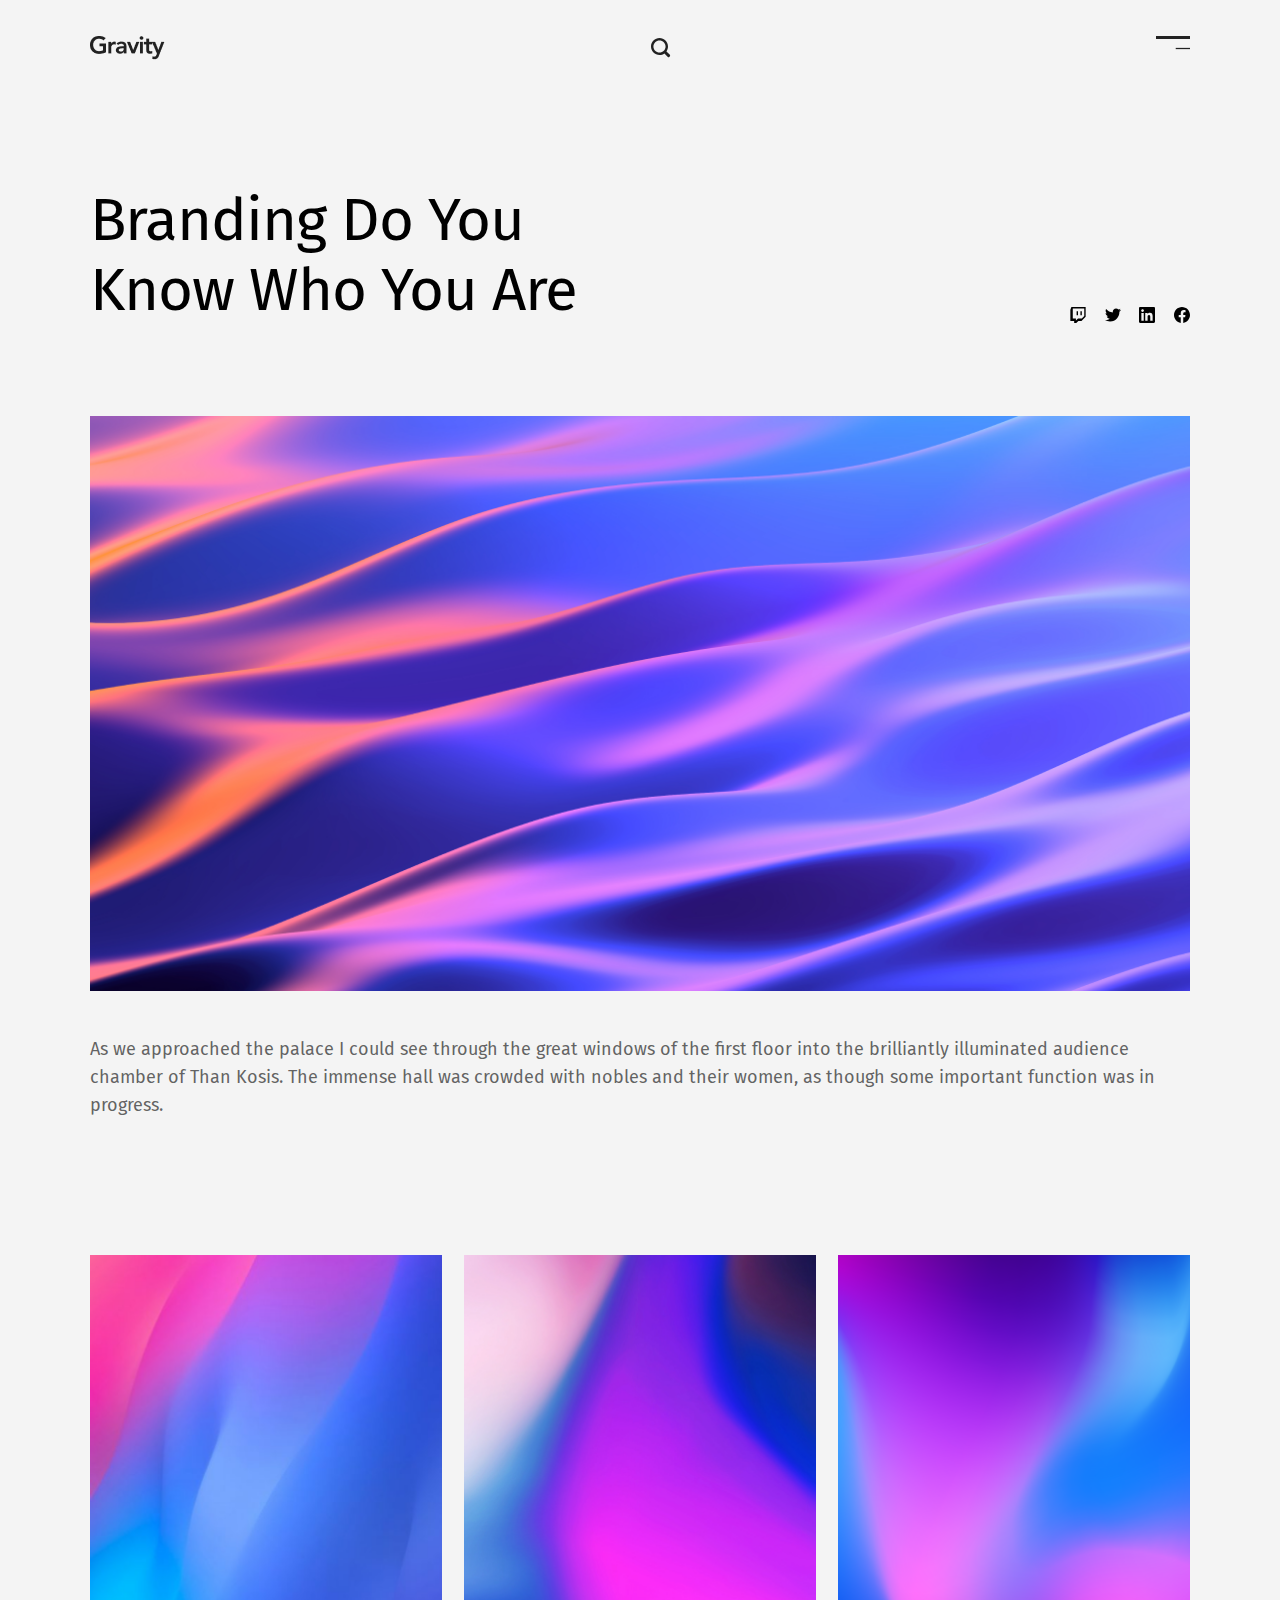
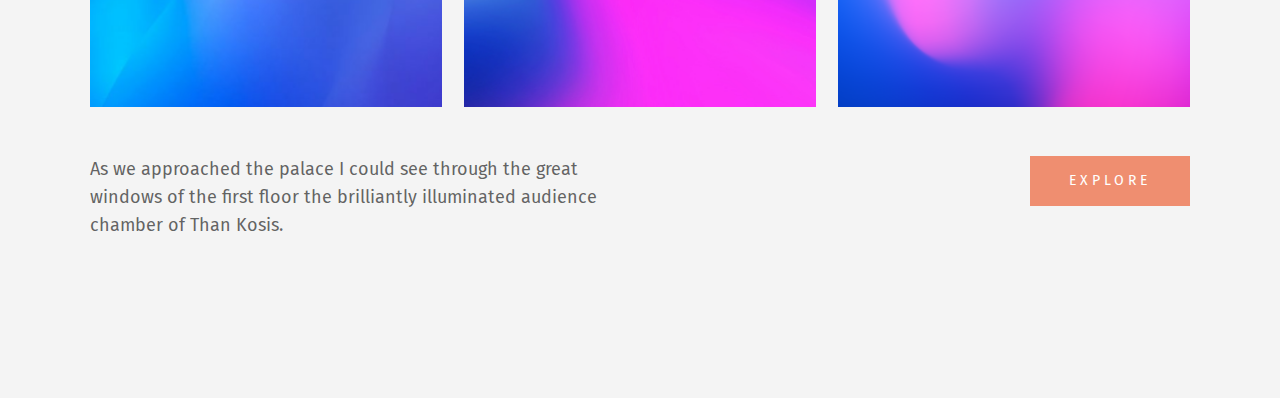
<file: work-details.html>
<!DOCTYPE html>
<html lang="en">
	<head>
		<meta charset="utf-8" />
		<meta name="viewport" content="width=device-width, initial-scale=1.0" />
		<meta http-equiv="X-UA-Compatible" content="ie=edge" />

		<title>Gravity - Work Details</title>

		<link href="https://fonts.googleapis.com/css?family=Fira+Sans:400,500,600,700&display=swap" rel="stylesheet">
		
		<link rel="stylesheet" href="css/reset.css">
		<link rel="stylesheet" href="css/function.css">
		<link rel="stylesheet" href="css/base.css">
		<link rel="stylesheet" href="css/header.css">
		<link rel="stylesheet" href="css/featured.css">
		<link rel="stylesheet" href="css/explore.css">
	</head>
	<body>
		<header class="header container">
			<img src="img/logo.png" alt="Logo da Gravity">
			<img src="img/share-icon.svg" alt="Icone de busca">
			<a class="menu" href="">
				<span class="content">Menu</span>
			</a>	
		</header>
		<section class="featured container">
			<h1 class="title">Branding Do You Know Who You Are</h1>
			<ul class="social">
				<li class="item">
					<a href="https://twitch.tv/kratozcs" target="_blank" rel="noopener noreferrer" 
					class="action"><img src="img/twitch.svg" alt="Icone twitch" class="icon">
					</a>
				</li>
				<li class="item">
					<a href="https://twitter.com/rasosilva" 
					   target="_blank"
					   rel="noopener noreferrer" 
					   class="action">
					   <img src="img/twitter.svg" alt="Icone twitter" class="icon">
					</a>
				</li>
				<li class="item">
					<a href="https://www.linkedin.com/in/rafael-souza-da-silva-b93836123/" 
					   target="_blank" 
					   rel="noopener noreferrer" 
					   class="action">
					   <img src="img/linkedin.svg" alt="Icone LinkedIn" class="icon">
					</a>
				</li>
				<li class="item">
					<a href="https://www.facebook.com/profile.php?id=100000104126810&ref=bookmarks" 
					   target="_blank" 
					   rel="noopener noreferrer" 
					   class="action">
					   <img src="img/facebook.svg" alt="Icone Facebook" class="icon">
					</a>
				</li>		
			</ul>
			<figure class="wrapper-photo">
				<img src="img/featured.png" alt="Placeholder" class="photo">
				<figcaption class="caption">As we approached the palace I could see through the great windows of the first floor into the brilliantly illuminated audience chamber of Than Kosis. The immense hall was crowded with nobles and their women, as though some important function was in progress. </figcaption>
			</figure>
		</section>

		<section class="explore container">
			<ol class="images">
				<li class="item">
					<img src="img/explore1.png" alt="Explore 1" class="photo">
				</li>
				<li class="item">
					<img src="img/explore2.png" alt="Explore 2" class="photo">
				</li>
				<li class="item">
					<img src="img/explore3.png" alt="Explore 3" class="photo">
				</li>
			</ol>
			<p class="description">
				As we approached the palace I could see through the great windows of the first floor the brilliantly illuminated audience chamber of Than Kosis. 
			</p>
			<a href="#to-do" class="button">Explore</a>
		</section>
	</body>
</html>
</file>
<file: css/function.css>
.container {
	max-width: 1100px;
	width: 95%;
	margin-left: auto;
	margin-right: auto;
}
</file>
<file: css/base.css>
body {
	font-family: 'Fira Sans', sans-serif;
	background-color: #f4f4f4;
	min-width: 290px;
}

p {
	color: rgb(34, 34, 34, 0.7);
	font-size: 18px;
	line-height: 1.555em;
}
</file>
<file: css/header.css>
.header {
	display: flex;
	justify-content: space-between;
	padding-top: 4vh;
	margin-bottom: 126px;
}

.menu {
	position: relative;
	width: 34px;
	height: 14px;
}

.menu .content {
	display: block;
	text-indent: -9999px;
}

.menu::before,
.menu::after {
	content: "";
	position: absolute;	
	width: 100%;
	height: 3px;
	background-color: #222;
	transform-origin: right center;
}

.menu::after {
	right: 0;
	bottom: 0;
	transform: scale(0.42);
}

.menu:hover::before{
	animation: small 550ms linear reverse infinite;
}

.menu:hover::after {
	animation: big 550ms linear infinite;	
}

@keyframes big {
	33% {
		transform: scale(0.33);		
	}	
	66% {
		transform: scale(1.2);
	}
	100% {
		transform: scale(0.42);
	}
}

@keyframes small {
	33% {
		transform: scale(0.33);		
	}	
	66% {
		transform: scale(1.2);
	}
	100% {
		transform: scale(0.42);
	}
}

@media (max-width: 570px) {
	.header {
		margin-bottom: 80px;
	}
}
</file>
<file: css/featured.css>
.featured {
	display: flex;
	flex-wrap: wrap;
	justify-content: space-between;
	margin-bottom: 135px;
}

 .featured .title {
 	font-size: 60px;
 	line-height: : bold;
 	line-height: 1.166em;
 	letter-spacing: -1px;
 	width: 540px;
 }

.featured .social {
	display: flex;
	align-self: flex-end;
	width: 120px;
	justify-content: space-between;
}

 .featured .icon {
 	width: 16px;
}

.featured .wrapper-photo {
	margin-top: 90px;
}

.featured .photo {
	width: 100%;
	margin-bottom: 42px;
}

.featured .caption {
	color: rgb(34, 34, 34, 0.7);
	line-height: 1.555em;
	font-size: 18px;
}

/* 0 - 800 pixel de tela */
@media (max-width: 800px) {
	.featured .title {
		width: 60vw;
		font-size: 54px;
	}
}

@media (max-width: 740px) {
	.featured .title {
		font-size: 48px;
	}
}

@media (max-width: 650px) {
	.featured .title {
		font-size: 42px;
	}
}

@media (max-width: 570px) {
	.featured .title {
		width: 100%;
		margin-bottom: 25px;
	}

	.featured .social {
		margin-left: auto;
		margin-right: auto; 
	}	

	.featured .wrapper-photo {
		margin-top: 45px;
	}

	.featured .photo {
		margin-bottom: 20px;
	}

} 

@media (max-width: 360px) {
	.featured .title {
		font-size: 34px;
	}
}
</file>
<file: css/explore.css>
.explore {
	display: flex;
	flex-wrap: wrap;
	justify-content: space-between;
	margin-bottom: 158px;
}

.explore .images {
	display: flex;
	width: 100%; 
	justify-content: space-between;
	margin-bottom: 46px;
}

.explore .item {
	width: 32%;
}

.explore .photo {
	width: 100%;
}

.explore .description {
	width: 540px;

}

.explore .button {
	display: flex;
	justify-content: center;
	align-items: center;
	background-color: #EF8E70;
	width: 160px;
	height: 50px;
	text-decoration: none;
	color: #FFF;
	font-size: 14px;
	line-height: 1em;
	text-transform: uppercase;
	letter-spacing: 4px;
}	

@media (max-width: 800px) {
	.explore {
		margin-bottom: 80px;
	}

	.explore .images {
		margin-bottom: 26px;
	}

	.explore .description {
		width: 100%;
		margin-bottom: 20px;
	}

	.explore .button {
		margin-left: auto;
		margin-right: auto;
	}
}

@media (max-width: 350px) {
	.explore .images {
		flex-direction: column;
	}

	.explore .item {
		width: 100vw;
		margin-bottom: 20px;
	}
}
</file>
